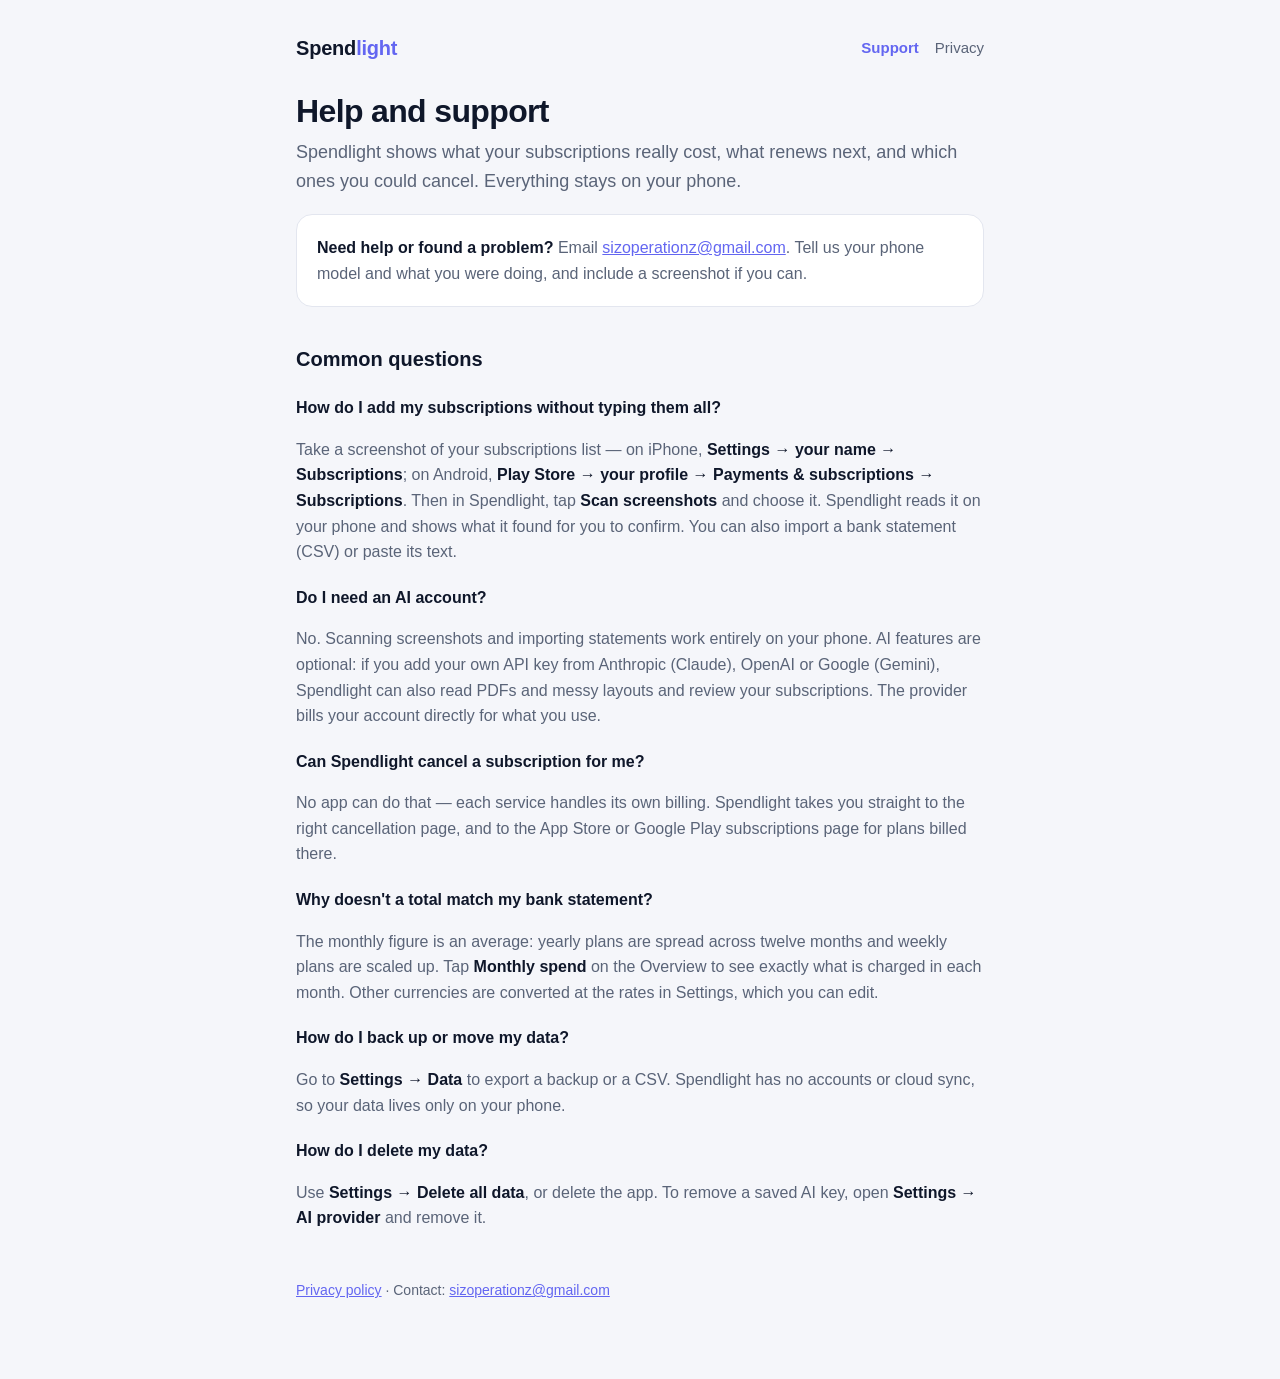
<file: index.html>
<!doctype html>
<html lang="en">
<head>
<meta charset="utf-8">
<meta name="viewport" content="width=device-width, initial-scale=1">
<title>Spendlight — Help and support</title>
<meta name="description" content="Spendlight tracks your subscriptions on your phone: what they cost each month, what renews next, and which ones you could cancel.">
<link rel="stylesheet" href="style.css">
</head>
<body>
<main>
  <header>
    <a class="brand" href="./">Spend<span>light</span></a>
    <nav><a href="./" aria-current="page">Support</a><a href="privacy.html">Privacy</a></nav>
  </header>

  <h1>Help and support</h1>
  <p class="lead">Spendlight shows what your subscriptions really cost, what renews next, and which ones you could cancel. Everything stays on your phone.</p>

  <div class="card">
    <p><strong>Need help or found a problem?</strong> Email <a href="mailto:sizoperationz@gmail.com?subject=Spendlight%20support">sizoperationz@gmail.com</a>. Tell us your phone model and what you were doing, and include a screenshot if you can.</p>
  </div>

  <h2>Common questions</h2>

  <h3>How do I add my subscriptions without typing them all?</h3>
  <p>Take a screenshot of your subscriptions list — on iPhone, <strong>Settings → your name → Subscriptions</strong>; on Android, <strong>Play Store → your profile → Payments &amp; subscriptions → Subscriptions</strong>. Then in Spendlight, tap <strong>Scan screenshots</strong> and choose it. Spendlight reads it on your phone and shows what it found for you to confirm. You can also import a bank statement (CSV) or paste its text.</p>

  <h3>Do I need an AI account?</h3>
  <p>No. Scanning screenshots and importing statements work entirely on your phone. AI features are optional: if you add your own API key from Anthropic (Claude), OpenAI or Google (Gemini), Spendlight can also read PDFs and messy layouts and review your subscriptions. The provider bills your account directly for what you use.</p>

  <h3>Can Spendlight cancel a subscription for me?</h3>
  <p>No app can do that — each service handles its own billing. Spendlight takes you straight to the right cancellation page, and to the App Store or Google Play subscriptions page for plans billed there.</p>

  <h3>Why doesn't a total match my bank statement?</h3>
  <p>The monthly figure is an average: yearly plans are spread across twelve months and weekly plans are scaled up. Tap <strong>Monthly spend</strong> on the Overview to see exactly what is charged in each month. Other currencies are converted at the rates in Settings, which you can edit.</p>

  <h3>How do I back up or move my data?</h3>
  <p>Go to <strong>Settings → Data</strong> to export a backup or a CSV. Spendlight has no accounts or cloud sync, so your data lives only on your phone.</p>

  <h3>How do I delete my data?</h3>
  <p>Use <strong>Settings → Delete all data</strong>, or delete the app. To remove a saved AI key, open <strong>Settings → AI provider</strong> and remove it.</p>

  <footer>
    <p><a href="privacy.html">Privacy policy</a> · Contact: <a href="mailto:sizoperationz@gmail.com">sizoperationz@gmail.com</a></p>
  </footer>
</main>
</body>
</html>
</file>
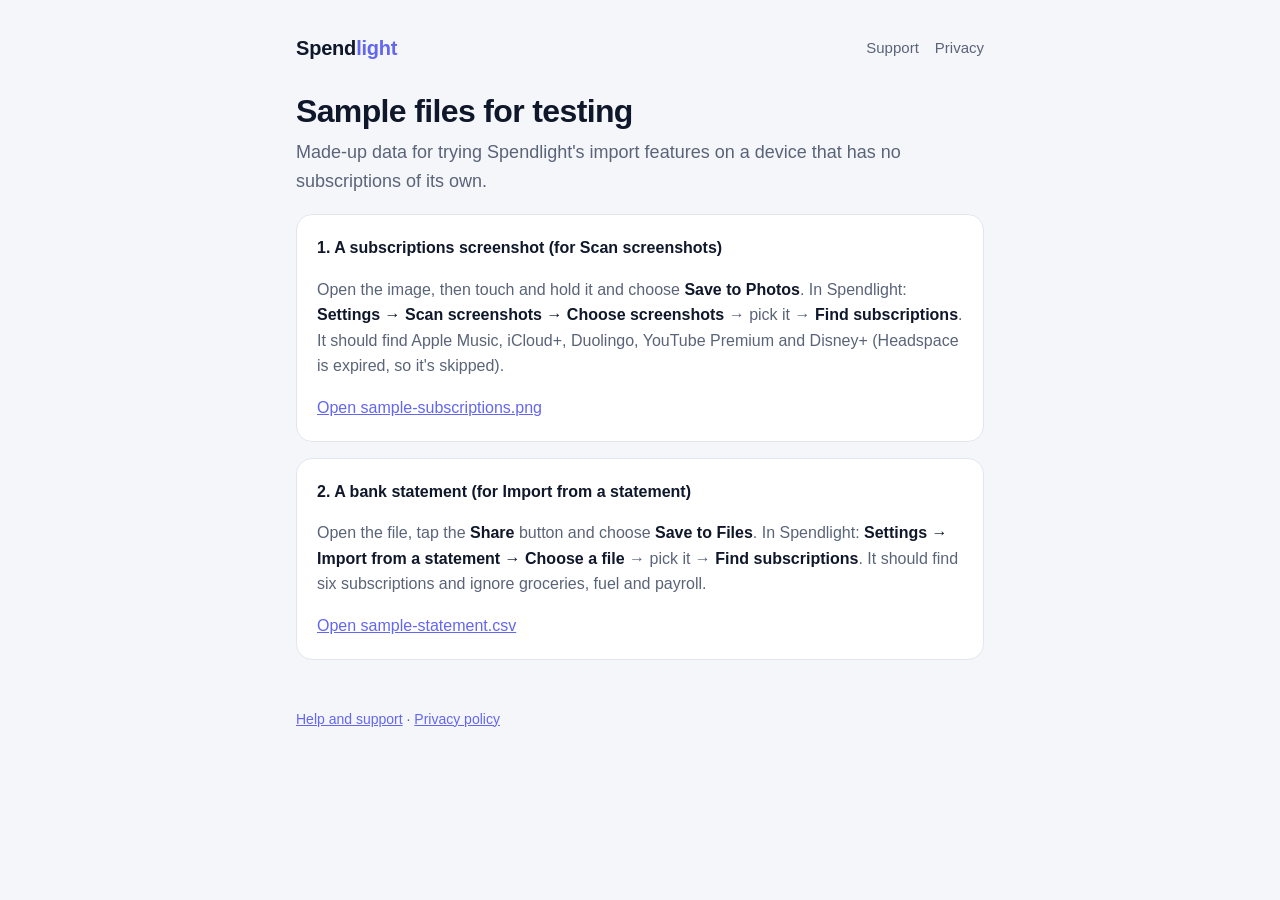
<file: review/index.html>
<!doctype html>
<html lang="en">
<head>
<meta charset="utf-8">
<meta name="viewport" content="width=device-width, initial-scale=1">
<title>Spendlight — Sample files for testing</title>
<meta name="robots" content="noindex">
<link rel="stylesheet" href="../style.css">
</head>
<body>
<main>
  <header>
    <a class="brand" href="../">Spend<span>light</span></a>
    <nav><a href="../">Support</a><a href="../privacy.html">Privacy</a></nav>
  </header>
  <h1>Sample files for testing</h1>
  <p class="lead">Made-up data for trying Spendlight's import features on a device that has no subscriptions of its own.</p>

  <div class="card">
    <h3 style="margin-top:0">1. A subscriptions screenshot (for Scan screenshots)</h3>
    <p>Open the image, then touch and hold it and choose <strong>Save to Photos</strong>. In Spendlight: <strong>Settings → Scan screenshots → Choose screenshots</strong> → pick it → <strong>Find subscriptions</strong>. It should find Apple Music, iCloud+, Duolingo, YouTube Premium and Disney+ (Headspace is expired, so it's skipped).</p>
    <p><a href="sample-subscriptions.png">Open sample-subscriptions.png</a></p>
  </div>

  <div class="card">
    <h3 style="margin-top:0">2. A bank statement (for Import from a statement)</h3>
    <p>Open the file, tap the <strong>Share</strong> button and choose <strong>Save to Files</strong>. In Spendlight: <strong>Settings → Import from a statement → Choose a file</strong> → pick it → <strong>Find subscriptions</strong>. It should find six subscriptions and ignore groceries, fuel and payroll.</p>
    <p><a href="sample-statement.csv">Open sample-statement.csv</a></p>
  </div>

  <footer><p><a href="../">Help and support</a> · <a href="../privacy.html">Privacy policy</a></p></footer>
</main>
</body>
</html>
</file>
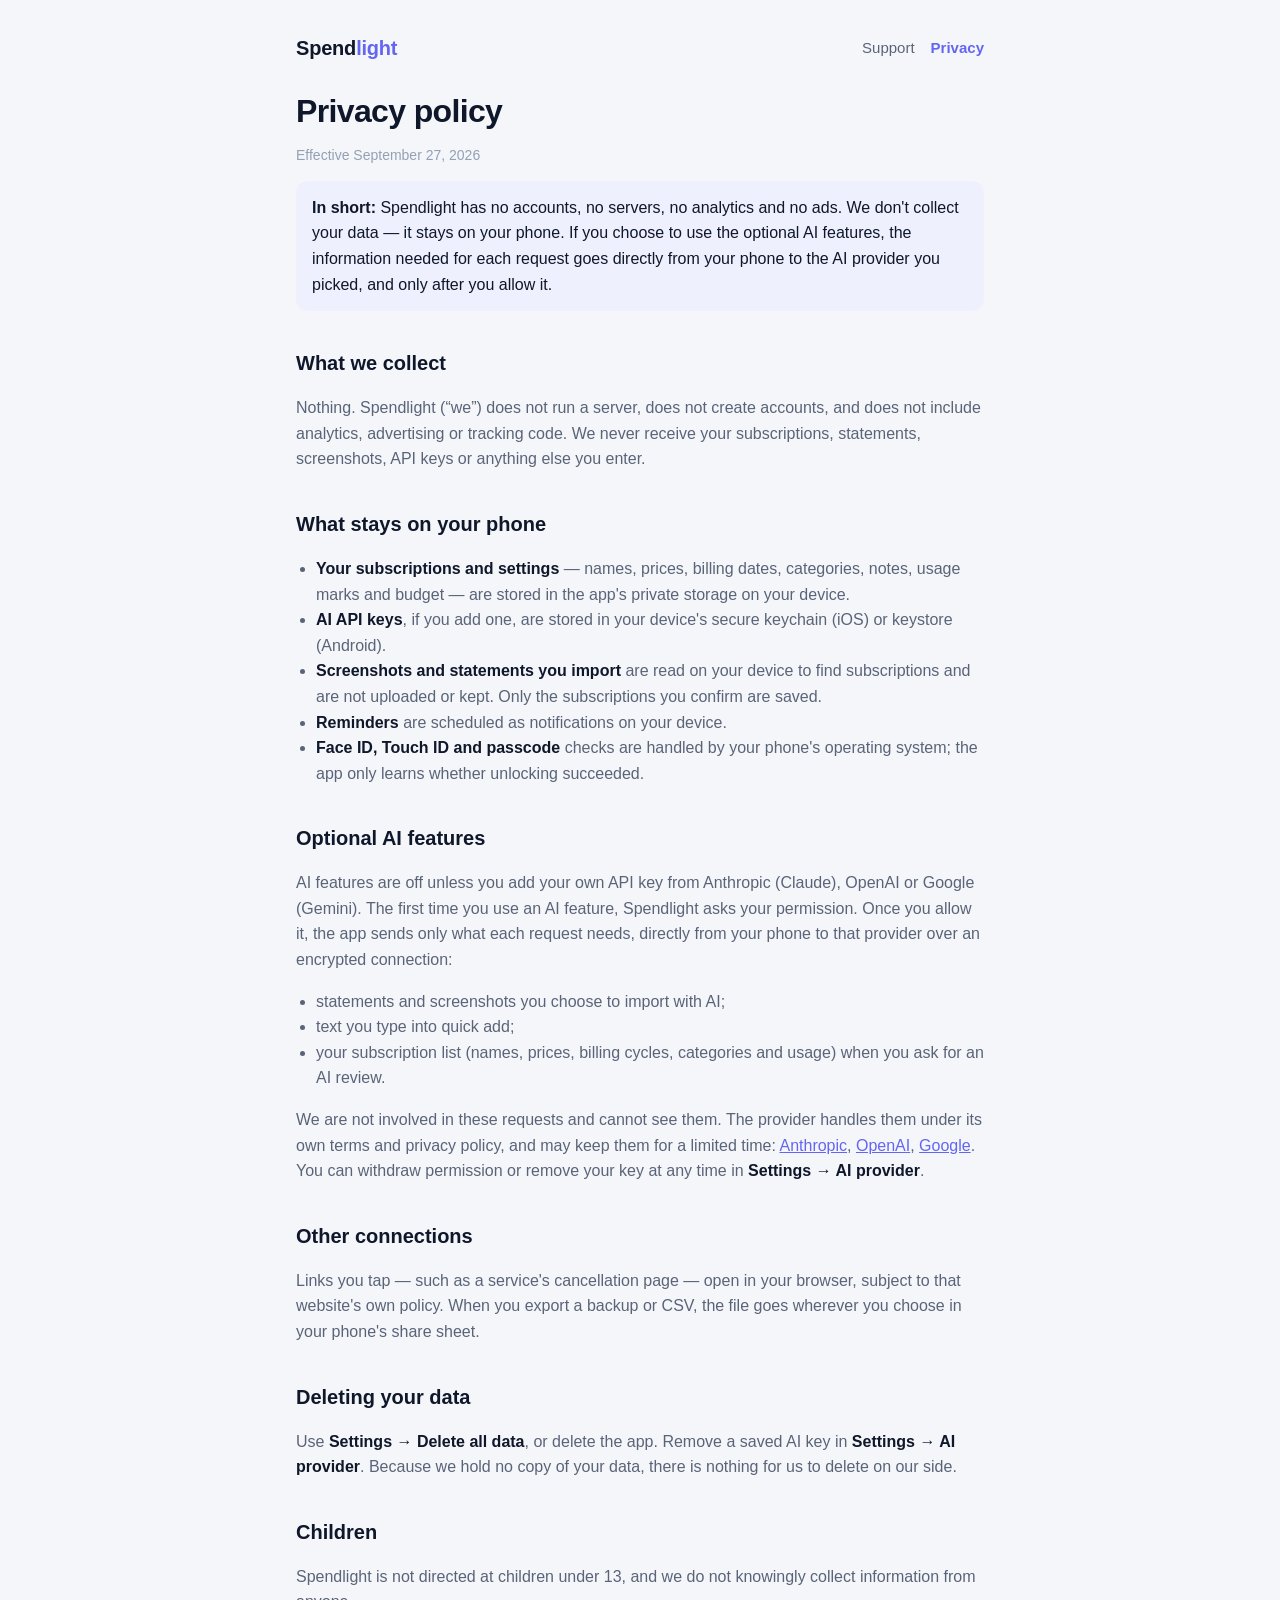
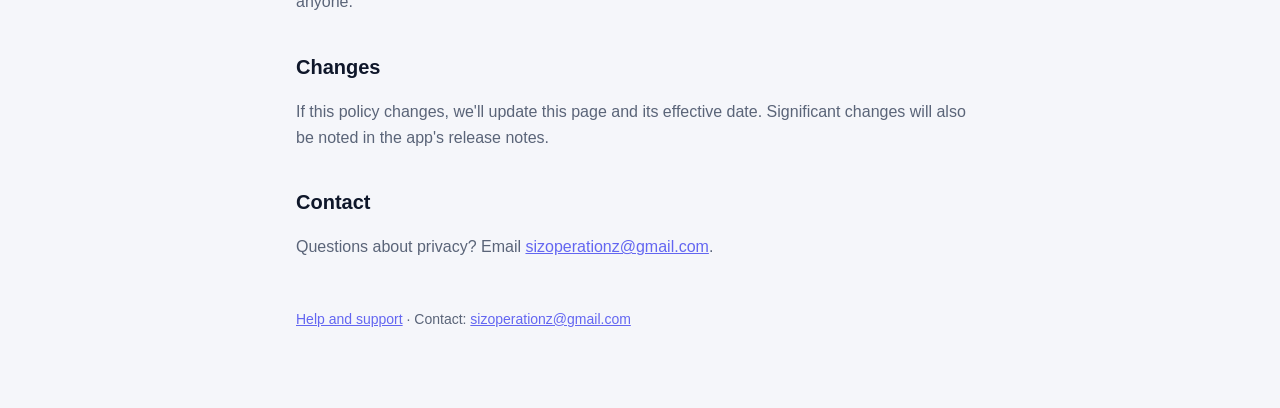
<file: privacy.html>
<!doctype html>
<html lang="en">
<head>
<meta charset="utf-8">
<meta name="viewport" content="width=device-width, initial-scale=1">
<title>Spendlight — Privacy policy</title>
<meta name="description" content="Spendlight collects no personal data. Your subscriptions stay on your phone.">
<link rel="stylesheet" href="style.css">
</head>
<body>
<main>
  <header>
    <a class="brand" href="./">Spend<span>light</span></a>
    <nav><a href="./">Support</a><a href="privacy.html" aria-current="page">Privacy</a></nav>
  </header>

  <h1>Privacy policy</h1>
  <p class="meta">Effective September 27, 2026</p>

  <div class="note">
    <strong>In short:</strong> Spendlight has no accounts, no servers, no analytics and no ads. We don't collect your data — it stays on your phone. If you choose to use the optional AI features, the information needed for each request goes directly from your phone to the AI provider you picked, and only after you allow it.
  </div>

  <h2>What we collect</h2>
  <p>Nothing. Spendlight (“we”) does not run a server, does not create accounts, and does not include analytics, advertising or tracking code. We never receive your subscriptions, statements, screenshots, API keys or anything else you enter.</p>

  <h2>What stays on your phone</h2>
  <ul>
    <li><strong>Your subscriptions and settings</strong> — names, prices, billing dates, categories, notes, usage marks and budget — are stored in the app's private storage on your device.</li>
    <li><strong>AI API keys</strong>, if you add one, are stored in your device's secure keychain (iOS) or keystore (Android).</li>
    <li><strong>Screenshots and statements you import</strong> are read on your device to find subscriptions and are not uploaded or kept. Only the subscriptions you confirm are saved.</li>
    <li><strong>Reminders</strong> are scheduled as notifications on your device.</li>
    <li><strong>Face ID, Touch ID and passcode</strong> checks are handled by your phone's operating system; the app only learns whether unlocking succeeded.</li>
  </ul>

  <h2>Optional AI features</h2>
  <p>AI features are off unless you add your own API key from Anthropic (Claude), OpenAI or Google (Gemini). The first time you use an AI feature, Spendlight asks your permission. Once you allow it, the app sends only what each request needs, directly from your phone to that provider over an encrypted connection:</p>
  <ul>
    <li>statements and screenshots you choose to import with AI;</li>
    <li>text you type into quick add;</li>
    <li>your subscription list (names, prices, billing cycles, categories and usage) when you ask for an AI review.</li>
  </ul>
  <p>We are not involved in these requests and cannot see them. The provider handles them under its own terms and privacy policy, and may keep them for a limited time: <a href="https://www.anthropic.com/legal/privacy">Anthropic</a>, <a href="https://openai.com/policies/privacy-policy/">OpenAI</a>, <a href="https://policies.google.com/privacy">Google</a>. You can withdraw permission or remove your key at any time in <strong>Settings → AI provider</strong>.</p>

  <h2>Other connections</h2>
  <p>Links you tap — such as a service's cancellation page — open in your browser, subject to that website's own policy. When you export a backup or CSV, the file goes wherever you choose in your phone's share sheet.</p>

  <h2>Deleting your data</h2>
  <p>Use <strong>Settings → Delete all data</strong>, or delete the app. Remove a saved AI key in <strong>Settings → AI provider</strong>. Because we hold no copy of your data, there is nothing for us to delete on our side.</p>

  <h2>Children</h2>
  <p>Spendlight is not directed at children under 13, and we do not knowingly collect information from anyone.</p>

  <h2>Changes</h2>
  <p>If this policy changes, we'll update this page and its effective date. Significant changes will also be noted in the app's release notes.</p>

  <h2>Contact</h2>
  <p>Questions about privacy? Email <a href="mailto:sizoperationz@gmail.com?subject=Spendlight%20privacy">sizoperationz@gmail.com</a>.</p>

  <footer>
    <p><a href="./">Help and support</a> · Contact: <a href="mailto:sizoperationz@gmail.com">sizoperationz@gmail.com</a></p>
  </footer>
</main>
</body>
</html>
</file>
<file: style.css>
:root {
  --bg: #f5f6fa; --card: #ffffff; --text: #0f172a; --muted: #5a6478; --faint: #93a0b5;
  --border: #e3e6ef; --accent: #6366f1; --accent-soft: #eef0fe;
}
@media (prefers-color-scheme: dark) {
  :root {
    --bg: #0b0f1a; --card: #151b29; --text: #f1f5f9; --muted: #96a2b8; --faint: #64748b;
    --border: #252e42; --accent: #818cf8; --accent-soft: #1e2340;
  }
}
* { box-sizing: border-box; }
body {
  margin: 0; background: var(--bg); color: var(--text);
  font: 16px/1.6 -apple-system, BlinkMacSystemFont, "Segoe UI", Roboto, Helvetica, Arial, sans-serif;
  -webkit-text-size-adjust: 100%;
}
main { max-width: 720px; margin: 0 auto; padding: 32px 16px 64px; }
header { display: flex; align-items: center; justify-content: space-between; gap: 12px; margin-bottom: 28px; flex-wrap: wrap; }
.brand { font-weight: 800; font-size: 20px; color: var(--text); text-decoration: none; letter-spacing: -0.01em; }
.brand span { color: var(--accent); }
nav a { color: var(--muted); text-decoration: none; margin-left: 16px; font-size: 15px; }
nav a:first-child { margin-left: 0; }
nav a[aria-current="page"] { color: var(--accent); font-weight: 600; }
h1 { font-size: 32px; line-height: 1.2; letter-spacing: -0.02em; margin: 0 0 8px; }
h2 { font-size: 20px; margin: 36px 0 8px; }
h3 { font-size: 16px; margin: 20px 0 4px; }
p, li { color: var(--muted); }
strong { color: var(--text); }
a { color: var(--accent); }
.lead { font-size: 18px; margin-top: 0; }
.card { background: var(--card); border: 1px solid var(--border); border-radius: 16px; padding: 20px; margin: 16px 0; }
.card p:first-child { margin-top: 0; } .card p:last-child { margin-bottom: 0; }
.note { background: var(--accent-soft); border-radius: 12px; padding: 14px 16px; color: var(--text); }
ul { padding-left: 20px; }
.meta { color: var(--faint); font-size: 14px; }
footer { margin-top: 48px; color: var(--faint); font-size: 14px; }
</file>
